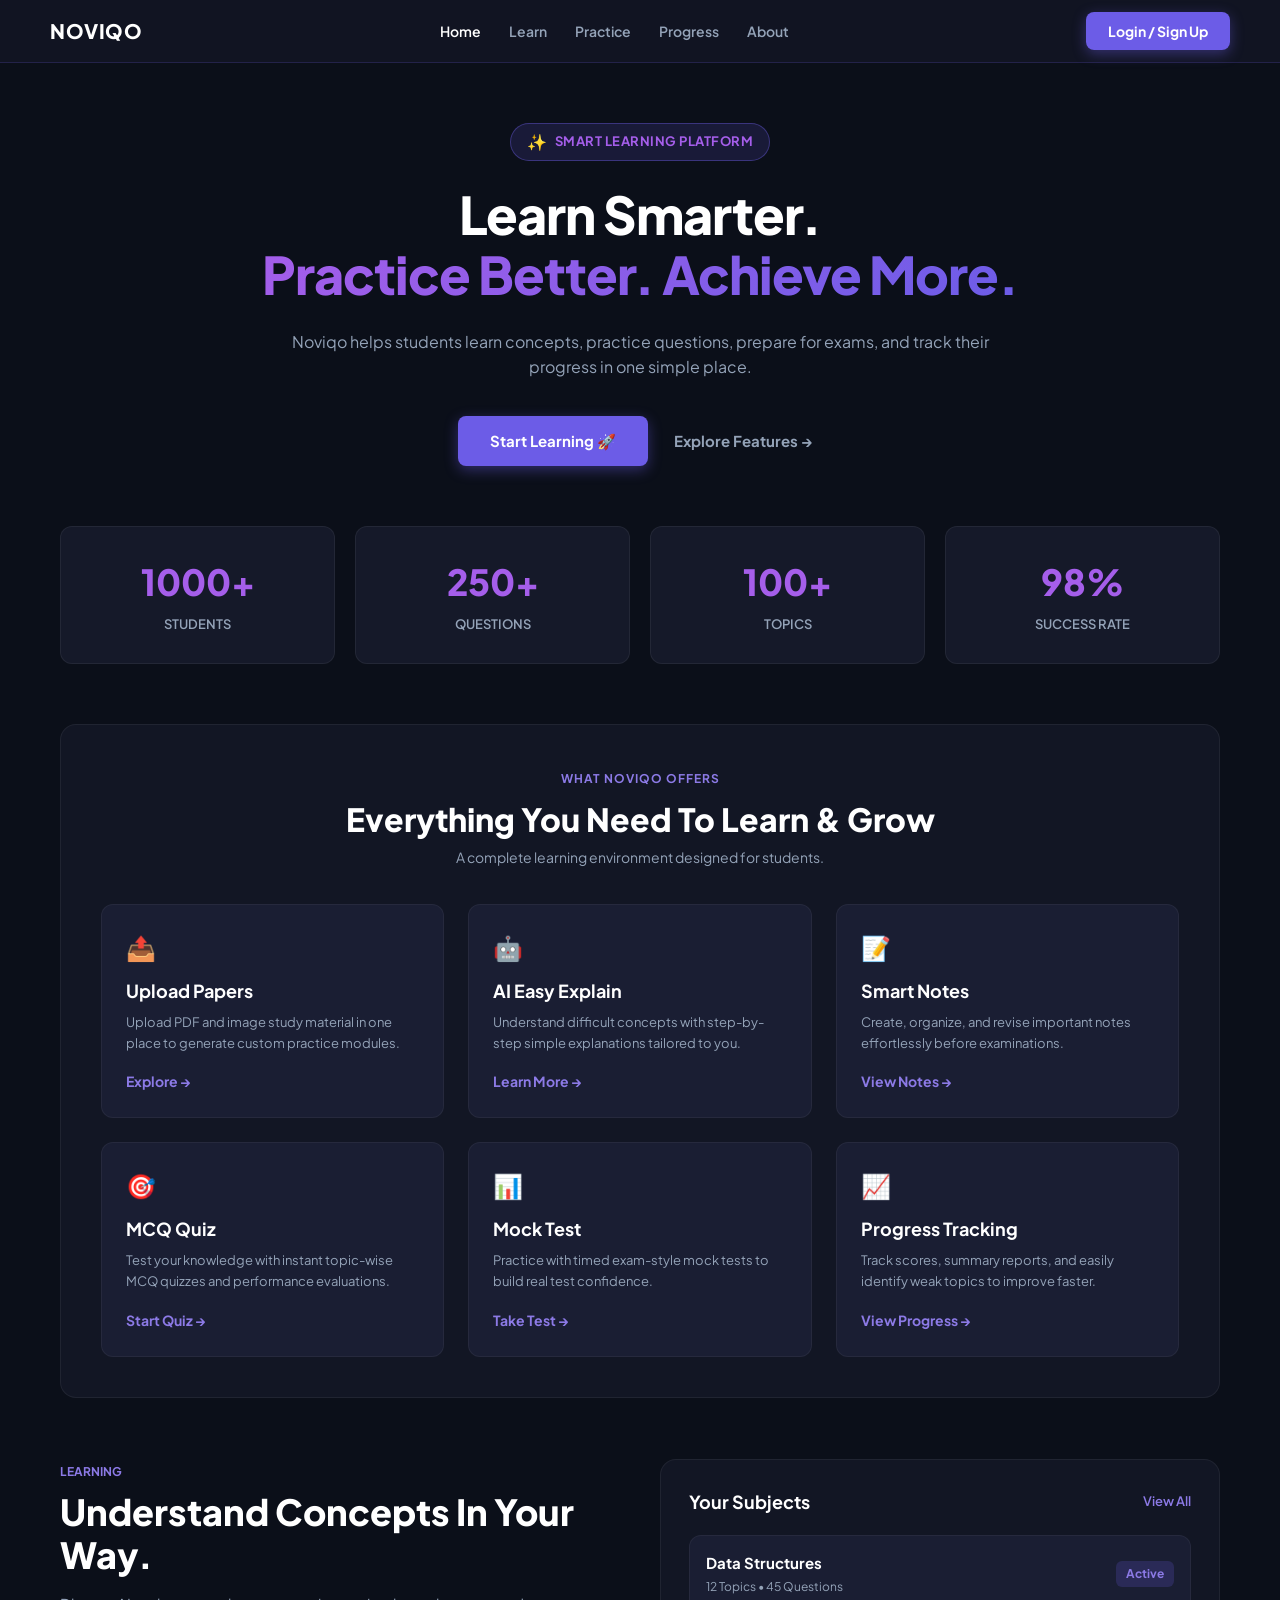
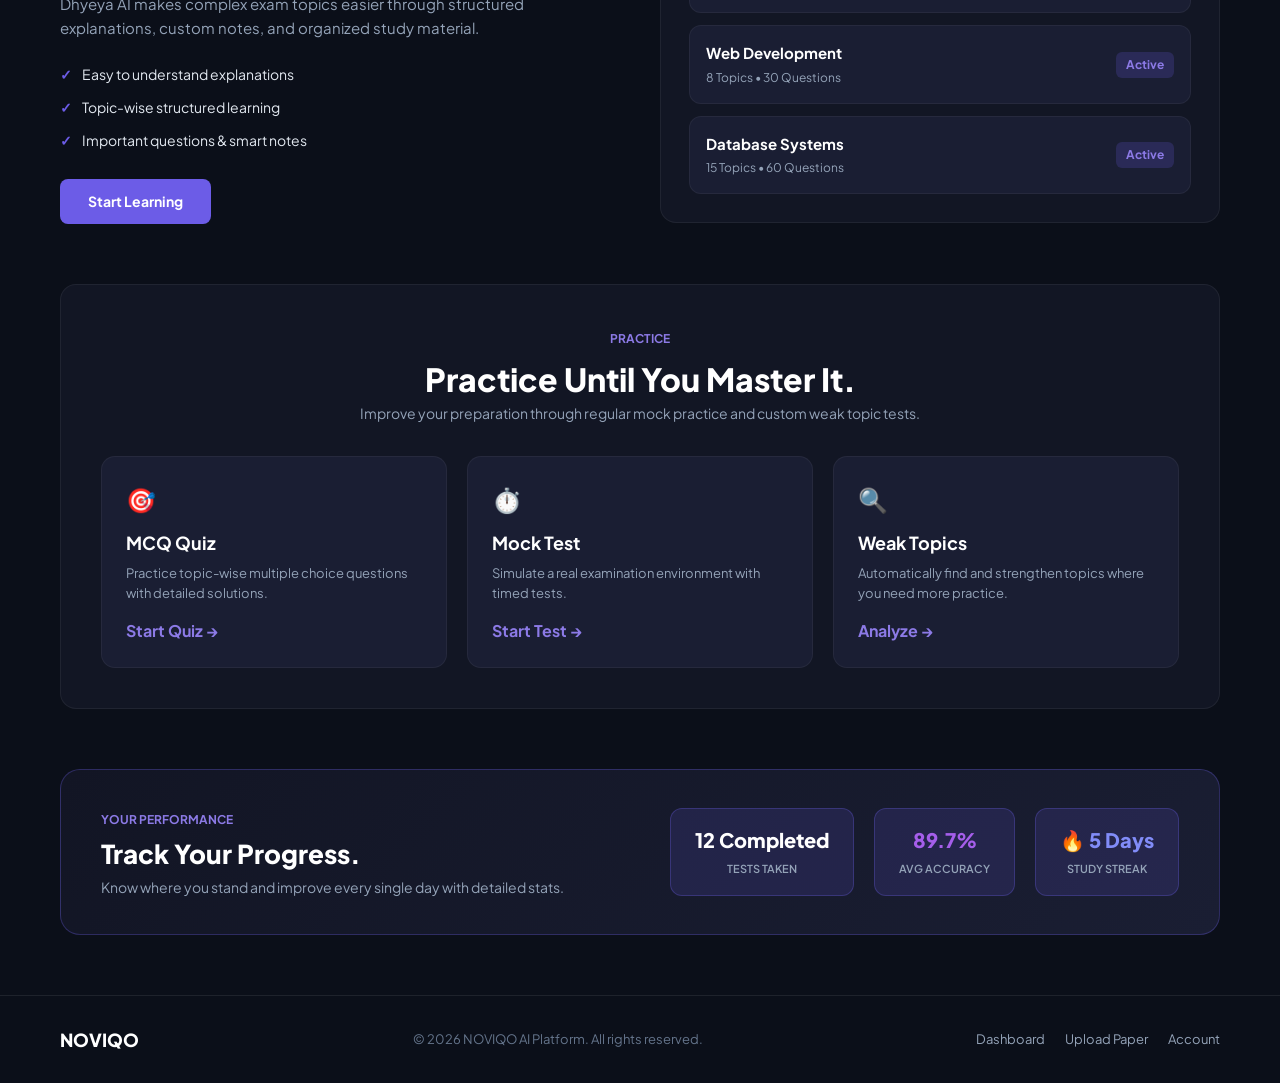
<file: templates/index.html>
﻿<!DOCTYPE html>
<html lang="en">
<head>
    <meta charset="UTF-8">
    <meta name="viewport" content="width=device-width, initial-scale=1.0">
    <title>NOVIQO | Learn Smarter, Practice Better</title>

    <link rel="stylesheet" href="/static/css/styles.css">
    <link rel="stylesheet" href="/static/css/landing.css">
</head>
<body style="background-color: #0b0f19; color: #ffffff; font-family: system-ui, -apple-system, sans-serif; margin: 0; padding: 0; overflow-x: hidden;">

    <header style="position: sticky; top: 0; z-index: 1000; padding: 16px 60px; display: flex; justify-content: space-between; align-items: center; border-bottom: 1px solid rgba(255,255,255,0.08); background: rgba(15, 20, 34, 0.95); backdrop-filter: blur(10px);">
        <div style="font-size: 20px; font-weight: 800; color: #fff; letter-spacing: 0.5px;">NOVIQO</div>
        <nav style="display: flex; gap: 28px; align-items: center;">
            <a href="/" style="color: #fff; text-decoration: none; font-size: 14px; font-weight: 600;">Home</a>
            <a href="#learn" style="color: #94a3b8; text-decoration: none; font-size: 14px; font-weight: 600;">Learn</a>
            <a href="#practice" style="color: #94a3b8; text-decoration: none; font-size: 14px; font-weight: 600;">Practice</a>
            <a href="/dashboard" style="color: #94a3b8; text-decoration: none; font-size: 14px; font-weight: 600;">Progress</a>
            <a href="/notes" style="color: #94a3b8; text-decoration: none; font-size: 14px; font-weight: 600;">About</a>
        </nav>
        <div>
            <a href="/login" style="padding: 10px 22px; background: #6c5ce7; color: #fff; text-decoration: none; border-radius: 8px; font-weight: 700; font-size: 14px; box-shadow: 0 4px 14px rgba(108, 92, 231, 0.4);">Login / Sign Up</a>
        </div>
    </header>

    <div style="width: 100%; max-width: 1200px; margin: 0 auto; padding: 60px 20px; box-sizing: border-box; display: flex; flex-direction: column; gap: 60px;">
        
        <div style="text-align: center; max-width: 900px; margin: 0 auto;">
            <div style="display: inline-flex; align-items: center; gap: 8px; background: rgba(108, 92, 231, 0.15); border: 1px solid rgba(108, 92, 231, 0.4); padding: 6px 16px; border-radius: 30px; margin-bottom: 24px;">
                <span>✨</span>
                <span style="color: #a55eea; font-size: 13px; font-weight: 700; letter-spacing: 0.5px;">SMART LEARNING PLATFORM</span>
            </div>
            
            <h1 style="font-size: 52px; font-weight: 800; color: #ffffff; line-height: 1.15; letter-spacing: -1px; margin-bottom: 24px;">
                Learn Smarter.<br>
                <span style="background: linear-gradient(135deg, #a55eea 0%, #6c5ce7 100%); -webkit-background-clip: text; -webkit-text-fill-color: transparent;">Practice Better. Achieve More.</span>
            </h1>
            
            <p style="color: #94a3b8; font-size: 16px; line-height: 1.6; max-width: 750px; margin: 0 auto 36px auto;">
                Noviqo helps students learn concepts, practice questions, prepare for exams, and track their progress in one simple place.
            </p>

            <div style="display: flex; justify-content: center; align-items: center; gap: 16px;">
                <a href="/upload" style="padding: 14px 32px; background: #6c5ce7; color: #fff; text-decoration: none; border-radius: 8px; font-weight: 700; font-size: 15px; box-shadow: 0 4px 14px rgba(108, 92, 231, 0.4);">Start Learning 🚀</a>
                <a href="#features" style="color: #94a3b8; text-decoration: none; font-size: 15px; font-weight: 700; padding: 14px 10px;">Explore Features →</a>
            </div>
        </div>

        <div style="display: grid; grid-template-columns: repeat(4, 1fr); gap: 20px;">
            <div style="background: #151929; border: 1px solid rgba(255,255,255,0.06); border-radius: 12px; display: flex; flex-direction: column; justify-content: center; align-items: center; text-align: center; padding: 28px 16px;">
                <span style="font-size: 36px; font-weight: 800; color: #a55eea; display: block;">1000+</span>
                <span style="color: #94a3b8; font-size: 13px; font-weight: 600; text-transform: uppercase; margin-top: 6px;">Students</span>
            </div>
            <div style="background: #151929; border: 1px solid rgba(255,255,255,0.06); border-radius: 12px; display: flex; flex-direction: column; justify-content: center; align-items: center; text-align: center; padding: 28px 16px;">
                <span style="font-size: 36px; font-weight: 800; color: #a55eea; display: block;">250+</span>
                <span style="color: #94a3b8; font-size: 13px; font-weight: 600; text-transform: uppercase; margin-top: 6px;">Questions</span>
            </div>
            <div style="background: #151929; border: 1px solid rgba(255,255,255,0.06); border-radius: 12px; display: flex; flex-direction: column; justify-content: center; align-items: center; text-align: center; padding: 28px 16px;">
                <span style="font-size: 36px; font-weight: 800; color: #a55eea; display: block;">100+</span>
                <span style="color: #94a3b8; font-size: 13px; font-weight: 600; text-transform: uppercase; margin-top: 6px;">Topics</span>
            </div>
            <div style="background: #151929; border: 1px solid rgba(255,255,255,0.06); border-radius: 12px; display: flex; flex-direction: column; justify-content: center; align-items: center; text-align: center; padding: 28px 16px;">
                <span style="font-size: 36px; font-weight: 800; color: #a55eea; display: block;">98%</span>
                <span style="color: #94a3b8; font-size: 13px; font-weight: 600; text-transform: uppercase; margin-top: 6px;">Success Rate</span>
            </div>
        </div>

        <div id="features" style="background: #121624; border: 1px solid rgba(255,255,255,0.06); border-radius: 16px; padding: 40px;">
            <div style="text-align: center; margin-bottom: 36px;">
                <span style="color: #8c7ae6; font-size: 12px; font-weight: 700; text-transform: uppercase; letter-spacing: 1px;">WHAT NOVIQO OFFERS</span>
                <h2 style="font-size: 32px; color: #fff; font-weight: 800; margin-top: 6px;">Everything You Need To Learn & Grow</h2>
                <p style="color: #94a3b8; font-size: 14px; margin-top: 4px;">A complete learning environment designed for students.</p>
            </div>

            <div style="display: grid; grid-template-columns: repeat(3, 1fr); gap: 24px;">
                <div style="background: #1a1e33; padding: 24px; border-radius: 12px; border: 1px solid rgba(255,255,255,0.05);">
                    <div style="font-size: 24px; margin-bottom: 12px;">📤</div>
                    <h3 style="color: #fff; font-size: 18px; font-weight: 700; margin: 0 0 8px 0;">Upload Papers</h3>
                    <p style="color: #94a3b8; font-size: 13px; line-height: 1.6; margin: 0 0 16px 0;">Upload PDF and image study material in one place to generate custom practice modules.</p>
                    <a href="/upload" style="color: #8c7ae6; text-decoration: none; font-weight: 700; font-size: 14px;">Explore →</a>
                </div>

                <div style="background: #1a1e33; padding: 24px; border-radius: 12px; border: 1px solid rgba(255,255,255,0.05);">
                    <div style="font-size: 24px; margin-bottom: 12px;">🤖</div>
                    <h3 style="color: #fff; font-size: 18px; font-weight: 700; margin: 0 0 8px 0;">AI Easy Explain</h3>
                    <p style="color: #94a3b8; font-size: 13px; line-height: 1.6; margin: 0 0 16px 0;">Understand difficult concepts with step-by-step simple explanations tailored to you.</p>
                    <a href="/dashboard" style="color: #8c7ae6; text-decoration: none; font-weight: 700; font-size: 14px;">Learn More →</a>
                </div>

                <div style="background: #1a1e33; padding: 24px; border-radius: 12px; border: 1px solid rgba(255,255,255,0.05);">
                    <div style="font-size: 24px; margin-bottom: 12px;">📝</div>
                    <h3 style="color: #fff; font-size: 18px; font-weight: 700; margin: 0 0 8px 0;">Smart Notes</h3>
                    <p style="color: #94a3b8; font-size: 13px; line-height: 1.6; margin: 0 0 16px 0;">Create, organize, and revise important notes effortlessly before examinations.</p>
                    <a href="/notes" style="color: #8c7ae6; text-decoration: none; font-weight: 700; font-size: 14px;">View Notes →</a>
                </div>

                <div style="background: #1a1e33; padding: 24px; border-radius: 12px; border: 1px solid rgba(255,255,255,0.05);">
                    <div style="font-size: 24px; margin-bottom: 12px;">🎯</div>
                    <h3 style="color: #fff; font-size: 18px; font-weight: 700; margin: 0 0 8px 0;">MCQ Quiz</h3>
                    <p style="color: #94a3b8; font-size: 13px; line-height: 1.6; margin: 0 0 16px 0;">Test your knowledge with instant topic-wise MCQ quizzes and performance evaluations.</p>
                    <a href="/practice" style="color: #8c7ae6; text-decoration: none; font-weight: 700; font-size: 14px;">Start Quiz →</a>
                </div>

                <div style="background: #1a1e33; padding: 24px; border-radius: 12px; border: 1px solid rgba(255,255,255,0.05);">
                    <div style="font-size: 24px; margin-bottom: 12px;">📊</div>
                    <h3 style="color: #fff; font-size: 18px; font-weight: 700; margin: 0 0 8px 0;">Mock Test</h3>
                    <p style="color: #94a3b8; font-size: 13px; line-height: 1.6; margin: 0 0 16px 0;">Practice with timed exam-style mock tests to build real test confidence.</p>
                    <a href="/practice" style="color: #8c7ae6; text-decoration: none; font-weight: 700; font-size: 14px;">Take Test →</a>
                </div>

                <div style="background: #1a1e33; padding: 24px; border-radius: 12px; border: 1px solid rgba(255,255,255,0.05);">
                    <div style="font-size: 24px; margin-bottom: 12px;">📈</div>
                    <h3 style="color: #fff; font-size: 18px; font-weight: 700; margin: 0 0 8px 0;">Progress Tracking</h3>
                    <p style="color: #94a3b8; font-size: 13px; line-height: 1.6; margin: 0 0 16px 0;">Track scores, summary reports, and easily identify weak topics to improve faster.</p>
                    <a href="/dashboard" style="color: #8c7ae6; text-decoration: none; font-weight: 700; font-size: 14px;">View Progress →</a>
                </div>
            </div>
        </div>

        <div id="learn" style="display: grid; grid-template-columns: 1fr 1fr; gap: 40px; align-items: center;">
            <div>
                <span style="color: #8c7ae6; font-size: 12px; font-weight: 700; text-transform: uppercase;">LEARNING</span>
                <h2 style="font-size: 36px; color: #fff; font-weight: 800; margin: 8px 0 16px 0; line-height: 1.2;">Understand Concepts In Your Way.</h2>
                <p style="color: #94a3b8; font-size: 15px; line-height: 1.6; margin-bottom: 24px;">
                    Dhyeya AI makes complex exam topics easier through structured explanations, custom notes, and organized study material.
                </p>
                
                <ul style="list-style: none; display: flex; flex-direction: column; gap: 12px; margin-bottom: 28px; padding-left: 0;">
                    <li style="color: #e2e8f0; font-size: 14px; display: flex; align-items: center; gap: 10px;">
                        <span style="color: #6c5ce7; font-weight: 800;">✓</span> Easy to understand explanations
                    </li>
                    <li style="color: #e2e8f0; font-size: 14px; display: flex; align-items: center; gap: 10px;">
                        <span style="color: #6c5ce7; font-weight: 800;">✓</span> Topic-wise structured learning
                    </li>
                    <li style="color: #e2e8f0; font-size: 14px; display: flex; align-items: center; gap: 10px;">
                        <span style="color: #6c5ce7; font-weight: 800;">✓</span> Important questions & smart notes
                    </li>
                </ul>

                <a href="/upload" style="display: inline-block; padding: 12px 28px; background: #6c5ce7; color: #fff; text-decoration: none; border-radius: 8px; font-weight: 700; font-size: 14px;">Start Learning</a>
            </div>

            <div style="background: #121624; border: 1px solid rgba(255,255,255,0.06); border-radius: 16px; padding: 28px;">
                <div style="display: flex; justify-content: space-between; align-items: center; margin-bottom: 20px;">
                    <h4 style="color: #fff; font-size: 18px; font-weight: 700; margin: 0;">Your Subjects</h4>
                    <a href="/dashboard" style="color: #8c7ae6; text-decoration: none; font-size: 13px; font-weight: 600;">View All</a>
                </div>

                <div style="display: flex; flex-direction: column; gap: 12px;">
                    <div style="background: #1a1e33; padding: 16px; border-radius: 12px; border: 1px solid rgba(255,255,255,0.05); display: flex; justify-content: space-between; align-items: center;">
                        <div>
                            <h5 style="color: #fff; font-size: 15px; margin: 0;">Data Structures</h5>
                            <p style="color: #94a3b8; font-size: 12px; margin: 4px 0 0 0;">12 Topics • 45 Questions</p>
                        </div>
                        <span style="background: rgba(108, 92, 231, 0.2); color: #8c7ae6; padding: 4px 10px; border-radius: 6px; font-size: 12px; font-weight: 700;">Active</span>
                    </div>

                    <div style="background: #1a1e33; padding: 16px; border-radius: 12px; border: 1px solid rgba(255,255,255,0.05); display: flex; justify-content: space-between; align-items: center;">
                        <div>
                            <h5 style="color: #fff; font-size: 15px; margin: 0;">Web Development</h5>
                            <p style="color: #94a3b8; font-size: 12px; margin: 4px 0 0 0;">8 Topics • 30 Questions</p>
                        </div>
                        <span style="background: rgba(108, 92, 231, 0.2); color: #8c7ae6; padding: 4px 10px; border-radius: 6px; font-size: 12px; font-weight: 700;">Active</span>
                    </div>

                    <div style="background: #1a1e33; padding: 16px; border-radius: 12px; border: 1px solid rgba(255,255,255,0.05); display: flex; justify-content: space-between; align-items: center;">
                        <div>
                            <h5 style="color: #fff; font-size: 15px; margin: 0;">Database Systems</h5>
                            <p style="color: #94a3b8; font-size: 12px; margin: 4px 0 0 0;">15 Topics • 60 Questions</p>
                        </div>
                        <span style="background: rgba(108, 92, 231, 0.2); color: #8c7ae6; padding: 4px 10px; border-radius: 6px; font-size: 12px; font-weight: 700;">Active</span>
                    </div>
                </div>
            </div>
        </div>

        <div id="practice" style="background: #121624; border: 1px solid rgba(255,255,255,0.06); border-radius: 16px; padding: 40px;">
            <div style="text-align: center; margin-bottom: 32px;">
                <span style="color: #8c7ae6; font-size: 12px; font-weight: 700; text-transform: uppercase;">PRACTICE</span>
                <h2 style="font-size: 32px; color: #fff; font-weight: 800; margin-top: 6px;">Practice Until You Master It.</h2>
                <p style="color: #94a3b8; font-size: 14px;">Improve your preparation through regular mock practice and custom weak topic tests.</p>
            </div>

            <div style="display: grid; grid-template-columns: repeat(3, 1fr); gap: 20px;">
                <div style="background: #1a1e33; padding: 24px; border-radius: 14px; border: 1px solid rgba(255,255,255,0.05);">
                    <div style="font-size: 24px; margin-bottom: 12px;">🎯</div>
                    <h3 style="color: #fff; font-size: 18px; font-weight: 700; margin: 0;">MCQ Quiz</h3>
                    <p style="color: #94a3b8; font-size: 13px; margin: 8px 0 16px 0;">Practice topic-wise multiple choice questions with detailed solutions.</p>
                    <a href="/practice" style="color: #8c7ae6; text-decoration: none; font-weight: 700;">Start Quiz →</a>
                </div>

                <div style="background: #1a1e33; padding: 24px; border-radius: 14px; border: 1px solid rgba(255,255,255,0.05);">
                    <div style="font-size: 24px; margin-bottom: 12px;">⏱️</div>
                    <h3 style="color: #fff; font-size: 18px; font-weight: 700; margin: 0;">Mock Test</h3>
                    <p style="color: #94a3b8; font-size: 13px; margin: 8px 0 16px 0;">Simulate a real examination environment with timed tests.</p>
                    <a href="/practice" style="color: #8c7ae6; text-decoration: none; font-weight: 700;">Start Test →</a>
                </div>

                <div style="background: #1a1e33; padding: 24px; border-radius: 14px; border: 1px solid rgba(255,255,255,0.05);">
                    <div style="font-size: 24px; margin-bottom: 12px;">🔍</div>
                    <h3 style="color: #fff; font-size: 18px; font-weight: 700; margin: 0;">Weak Topics</h3>
                    <p style="color: #94a3b8; font-size: 13px; margin: 8px 0 16px 0;">Automatically find and strengthen topics where you need more practice.</p>
                    <a href="/dashboard" style="color: #8c7ae6; text-decoration: none; font-weight: 700;">Analyze →</a>
                </div>
            </div>
        </div>

        <div style="background: linear-gradient(135deg, #121524 0%, #1a1e33 100%); border: 1px solid rgba(108, 92, 231, 0.3); border-radius: 20px; padding: 36px 40px; display: flex; justify-content: space-between; align-items: center;">
            <div>
                <span style="color: #8c7ae6; font-size: 12px; font-weight: 700; text-transform: uppercase;">YOUR PERFORMANCE</span>
                <h3 style="color: #fff; font-size: 26px; font-weight: 800; margin: 4px 0 0 0;">Track Your Progress.</h3>
                <p style="color: #94a3b8; font-size: 14px; margin: 4px 0 0 0;">Know where you stand and improve every single day with detailed stats.</p>
            </div>
            
            <div style="display: flex; gap: 20px;">
                <div style="background: rgba(108, 92, 231, 0.15); border: 1px solid rgba(108, 92, 231, 0.3); padding: 16px 24px; border-radius: 12px; text-align: center;">
                    <span style="color: #fff; font-size: 20px; font-weight: 800; display: block;">12 Completed</span>
                    <span style="color: #94a3b8; font-size: 11px; font-weight: 600;">TESTS TAKEN</span>
                </div>
                <div style="background: rgba(108, 92, 231, 0.15); border: 1px solid rgba(108, 92, 231, 0.3); padding: 16px 24px; border-radius: 12px; text-align: center;">
                    <span style="color: #a55eea; font-size: 20px; font-weight: 800; display: block;">89.7%</span>
                    <span style="color: #94a3b8; font-size: 11px; font-weight: 600;">AVG ACCURACY</span>
                </div>
                <div style="background: rgba(108, 92, 231, 0.15); border: 1px solid rgba(108, 92, 231, 0.3); padding: 16px 24px; border-radius: 12px; text-align: center;">
                    <span style="color: #818cf8; font-size: 20px; font-weight: 800; display: block;">🔥 5 Days</span>
                    <span style="color: #94a3b8; font-size: 11px; font-weight: 600;">STUDY STREAK</span>
                </div>
            </div>
        </div>

    </div>

    <footer style="border-top: 1px solid rgba(255,255,255,0.08); padding: 30px 60px; display: flex; justify-content: space-between; align-items: center; background: #0b0f19;">
        <div style="font-size: 18px; font-weight: 800; color: #fff;">NOVIQO</div>
        <p style="color: #64748b; font-size: 13px; margin: 0;">© 2026 NOVIQO AI Platform. All rights reserved.</p>
        <div style="display: flex; gap: 20px;">
            <a href="/dashboard" style="color: #94a3b8; text-decoration: none; font-size: 13px;">Dashboard</a>
            <a href="/upload" style="color: #94a3b8; text-decoration: none; font-size: 13px;">Upload Paper</a>
            <a href="/profile" style="color: #94a3b8; text-decoration: none; font-size: 13px;">Account</a>
        </div>
    </footer>

</body>
</html>
</file>
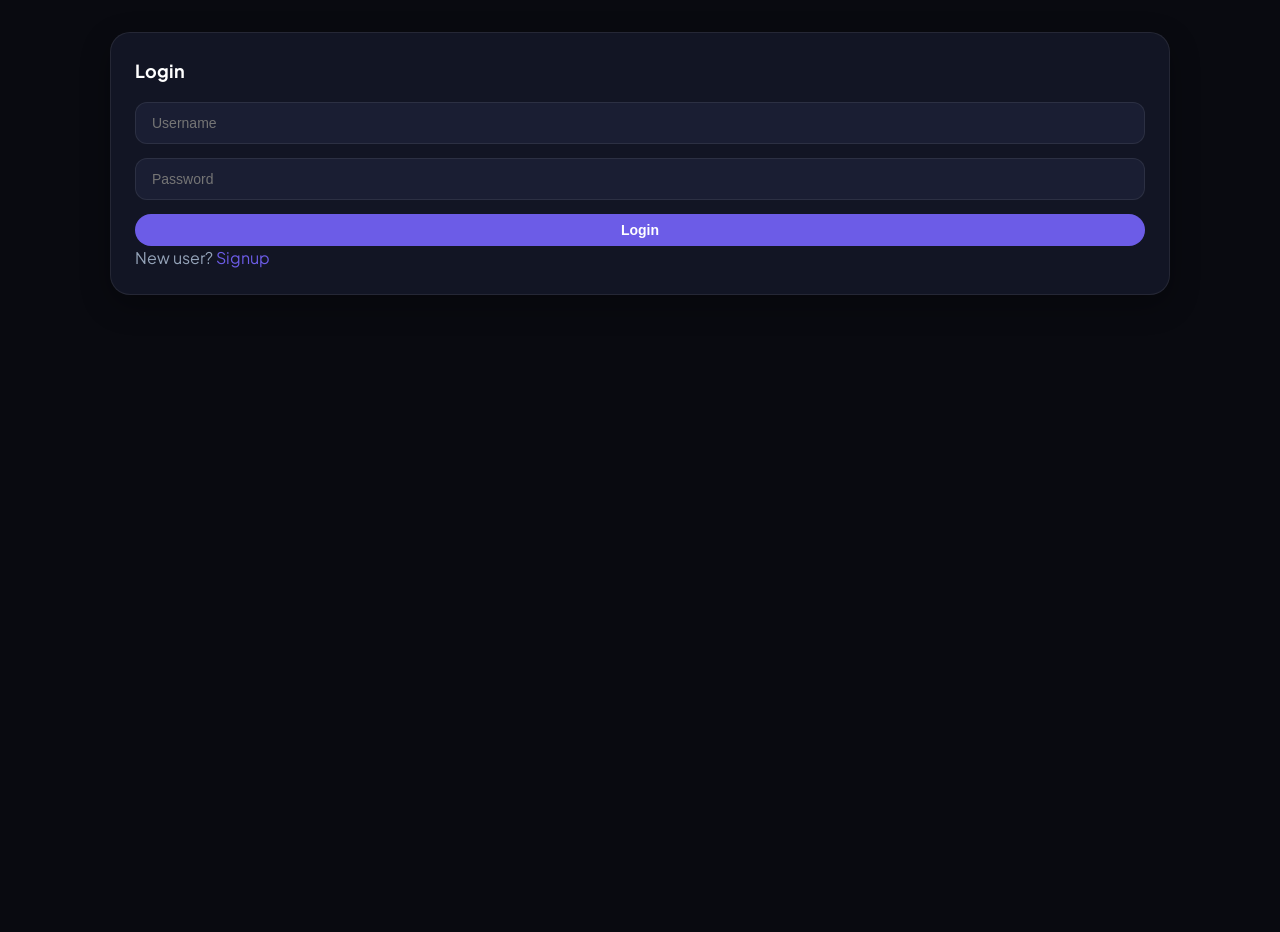
<file: templates/login.html>
﻿<!DOCTYPE html>
<html lang="en">
<head>
    <meta charset="UTF-8" />
    <meta name="viewport" content="width=device-width, initial-scale=1.0" />
    <title>Login - Noviqo</title>
    <link rel="stylesheet" href="/static/css/styles.css">
</head>
<body>
    <main class="container">
        <section class="card">
            <h2>Login</h2>
            <form id="loginForm">
                <input type="text" name="username" placeholder="Username" required />
                <input type="password" name="password" placeholder="Password" required />
                <button type="submit">Login</button>
            </form>
            <p>New user? <a href="signup.html">Signup</a></p>
        </section>
    </main>

<script src="/static/js/config.js"></script>
<script src="/static/js/auth.js"></script>
<script>
    // Ye inline script override kar degi taaki login ke baad 100% Home page par hi jaye
    document.getElementById("loginForm").addEventListener("submit", async function(event) {
        event.preventDefault();
        const form = event.target;
        const button = form.querySelector("button");

        const loginData = new URLSearchParams({
            username: form.username.value.trim(),
            password: form.password.value
        });

        try {
            if (button) { button.disabled = true; button.innerText = "Login..."; }
            
            // Fixed: Direct relative URL used to avoid fetch errors on production
            const response = await fetch("/api/auth/token", {
                method: "POST",
                headers: {
                    "Content-Type": "application/x-www-form-urlencoded"
                },
                body: loginData
            });

            const data = await response.json();

            if (!response.ok) {
                throw new Error(data.detail || "Login failed");
            }

            localStorage.setItem("dhyeya_token", data.access_token);
            // Home page redirect
            window.location.href = "/";
        } catch (error) {
            console.error("Login Error:", error);
            alert(error.message || "Server connection failed");
        } finally {
            if (button) { button.disabled = false; button.innerText = "Login"; }
        }
    }, { capture: true });
</script>
</body>
</html>
</file>
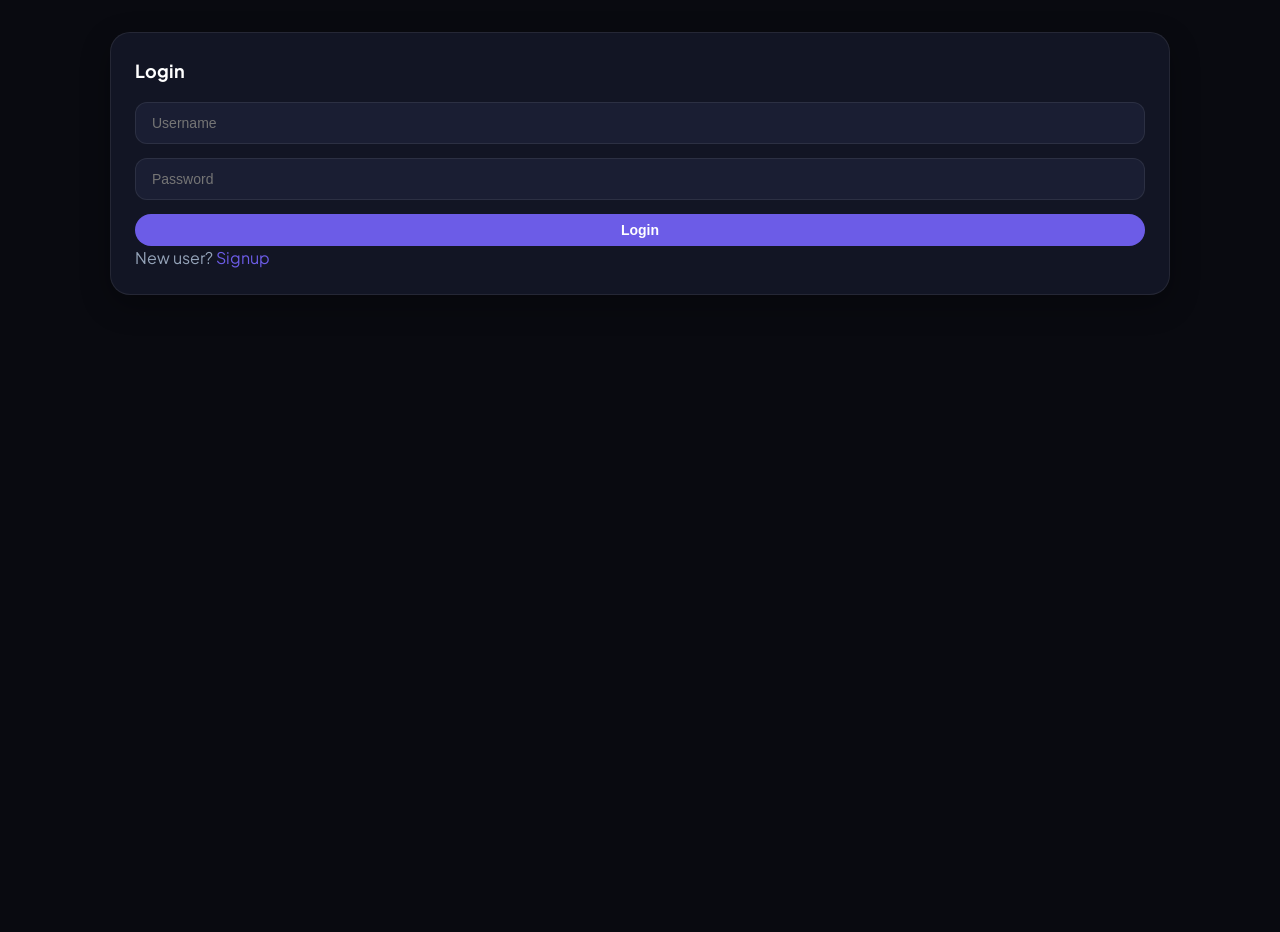
<file: templates/practice-history.html>
﻿<!DOCTYPE html>
<html lang="en">
<head>
    <meta charset="UTF-8" />
    <meta name="viewport" content="width=device-width, initial-scale=1.0" />
    <title>Practice History - Noviqo</title>
    <link rel="stylesheet" href="/static/css/styles.css" />
</head>
<body class="dashboard-body">
    <header class="dashboard-navbar">
        <div class="logo">NOVIQO</div>
        <div class="nav-buttons">
            <a href="/dashboard" class="nav-btn">← Dashboard</a>
            <button class="logout-btn" onclick="logout()">Logout</button>
        </div>
    </header>

    <main class="dashboard-wrapper">
        <div class="dash-welcome">
            <h2>Practice History</h2>
            <p>Review your past quiz performances and track your learning progress.</p>
        </div>

        <section class="dash-card">
            <h3 class="dash-title">Recent Practice Sessions</h3>
            <div id="historyList">
                <p style="color: var(--text-sub);">Loading history...</p>
            </div>
        </section>
    </main>

    <script src="/static/js/auth.js"></script>
    <script>
        // ---------------- AUTH CHECK ----------------
        const token = localStorage.getItem("dhyeya_token");
        console.log("Practice History Token:", token);

        if (!token) {
            console.log("No token found. Redirecting to login...");
            window.location.href = "login.html";
        }

        // ---------------- LOAD PRACTICE HISTORY ----------------
        async function loadHistory() {
            const historyList = document.getElementById("historyList");

            if (!historyList) {
                console.error("historyList element not found");
                return;
            }

            try {
                console.log("Loading practice history...");

                const response = await fetch("/api/practice/history", {
                    method: "GET",
                    headers: {
                        "Authorization": `Bearer ${token}`
                    }
                });

                console.log("History response status:", response.status);

                // ---------------- TOKEN INVALID ----------------
                if (response.status === 401) {
                    console.log("Token invalid or expired");
                    localStorage.removeItem("dhyeya_token");
                    window.location.href = "login.html";
                    return;
                }

                // ---------------- OTHER ERRORS ----------------
                if (!response.ok) {
                    const errorData = await response.json().catch(() => ({}));
                    throw new Error(
                        errorData.detail || `Failed to load practice history (${response.status})`
                    );
                }

                // ---------------- GET DATA ----------------
                const sessions = await response.json();
                console.log("Practice History Data:", sessions);

                // ---------------- NO HISTORY ----------------
                if (!Array.isArray(sessions) || sessions.length === 0) {
                    historyList.innerHTML = `
                        <div style="text-align: center; padding: 20px;">
                            <p style="color: var(--text-sub); margin-bottom: 12px;">Complete a practice quiz to see your history here.</p>
                            <a href="/dashboard" class="btn" style="display: inline-block;">Go to Dashboard</a>
                        </div>
                    `;
                    return;
                }

                // ---------------- DISPLAY HISTORY ----------------
                historyList.innerHTML = sessions.map(session => `
                    <div class="stat-box" style="margin-bottom: 12px; display: flex; justify-content: space-between; align-items: center;">
                        <div>
                            <h4 style="color: var(--text-white); font-size: 16px; margin-bottom: 4px;">Score: ${session.score} / ${session.total_questions}</h4>
                            <p style="font-size: 13px; color: var(--text-sub);">
                                Correct: <span style="color: #10b981;">${session.correct_count}</span> | 
                                Wrong: <span style="color: #f87171;">${session.wrong_count}</span>
                            </p>
                        </div>
                        <div style="text-align: right;">
                            <span style="font-size: 12px; color: var(--text-sub); display: block;">
                                ${session.created_at ? new Date(session.created_at).toLocaleString() : "Date not available"}
                            </span>
                        </div>
                    </div>
                `).join("");

            } catch (error) {
                console.error("Practice History Error:", error);
                historyList.innerHTML = `
                    <div style="background: rgba(248, 113, 113, 0.1); border: 1px solid rgba(248, 113, 113, 0.3); padding: 16px; border-radius: var(--radius-md);">
                        <h3 style="color: #f87171; font-size: 15px; margin-bottom: 6px;">Unable to load practice history</h3>
                        <p style="color: var(--text-sub); font-size: 13px;">${error.message}</p>
                    </div>
                `;
            }
        }

        // ---------------- START ----------------
        loadHistory();
    </script>
</body>
</html>
</file>
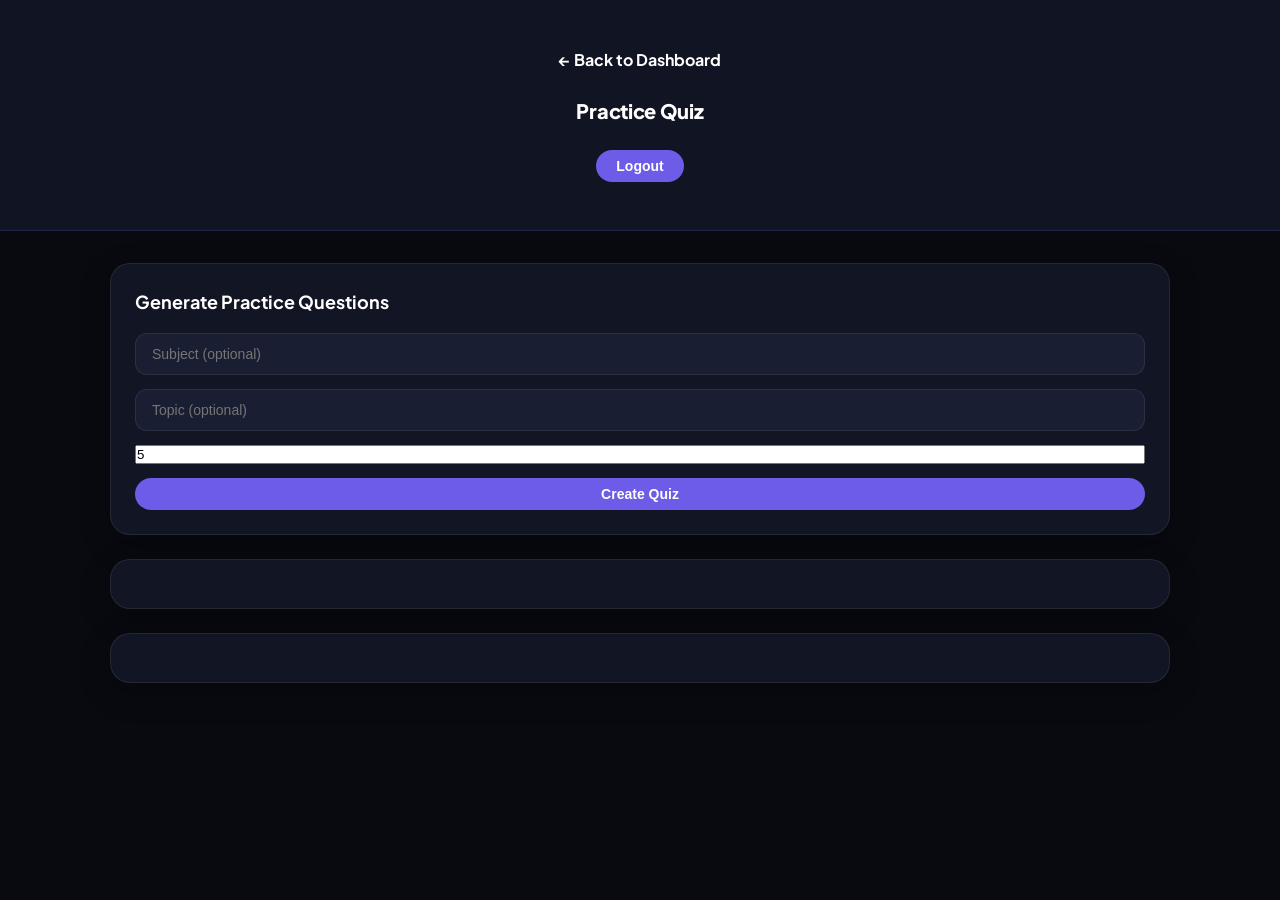
<file: templates/practice.html>
﻿<!DOCTYPE html>
<html lang="en">
<head>
    <meta charset="UTF-8" />
    <meta name="viewport" content="width=device-width, initial-scale=1.0" />
    <title>Practice Quiz - Noviqo</title>
    <link rel="stylesheet" href="/static/css/styles.css" />
</head>
<body>
<header>
        <div class="container" style="display: flex; justify-content: space-between; align-items: center;">
            <a href="/dashboard.html" style="color: white; text-decoration: none; font-weight: bold;">← Back to Dashboard</a>
            <h1>Practice Quiz</h1>
            <button onclick="logout()">Logout</button>
        </div>
    </header>
    <main class="container">
        <section class="card">
            <h2>Generate Practice Questions</h2>
            <form id="quizForm">
                <input type="text" name="subject" placeholder="Subject (optional)" />
                <input type="text" name="topic" placeholder="Topic (optional)" />
                <input type="number" name="count" placeholder="Number of questions" min="1" value="5" />
                <button type="submit">Create Quiz</button>
            </form>
        </section>
        <section class="card" id="quizContainer"></section>
        <section class="card">
            <button id="submitQuizBtn" style="display:none;">Submit Quiz</button>
            <div id="quizResults"></div>
        </section>
    </main>
   <script src="/static/js/auth.js"></script>
    <script src="/static/js/practice.js"></script>
</body>
</html>
</file>
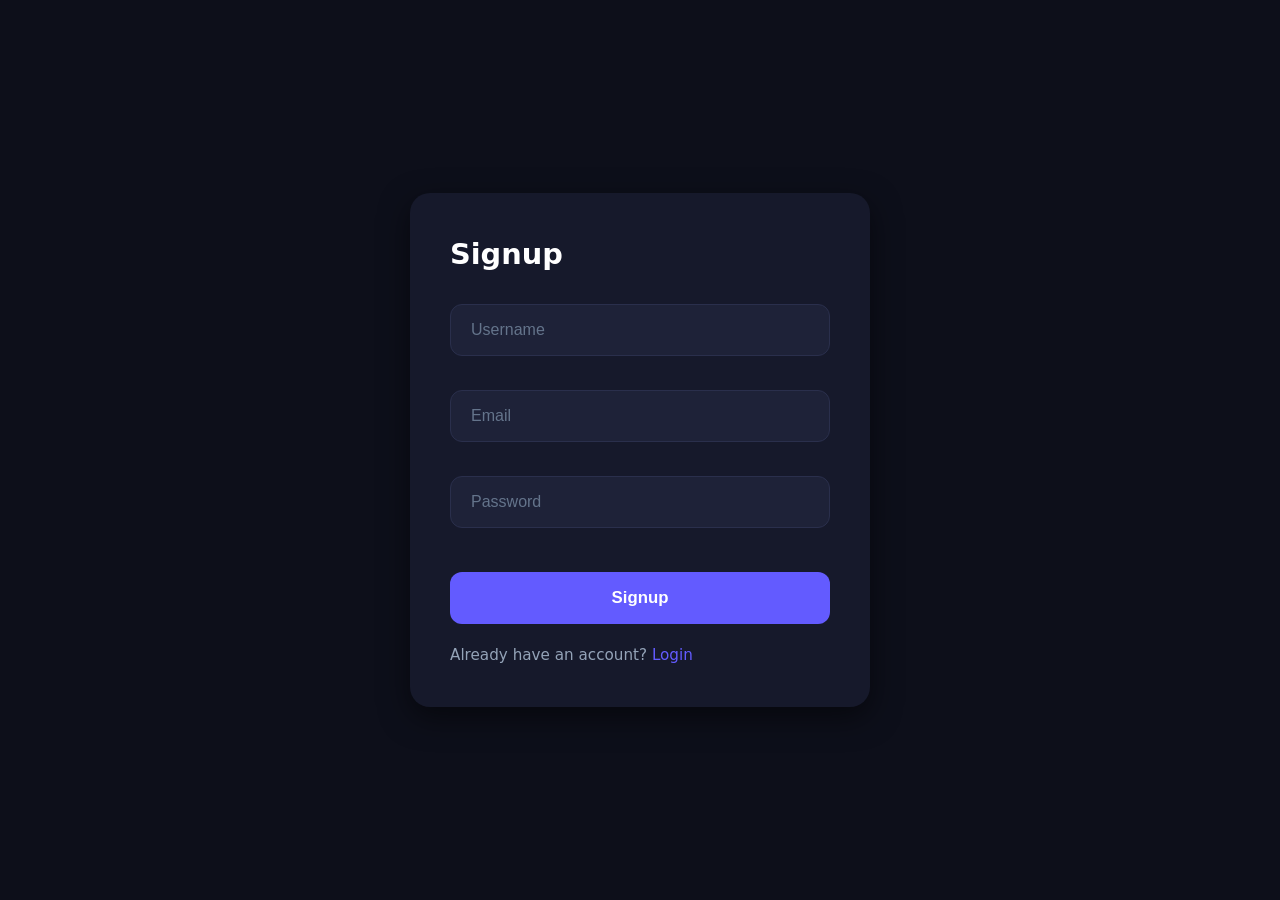
<file: templates/signup.html>
﻿<!DOCTYPE html>
<html lang="en">
<head>
    <meta charset="UTF-8">
    <meta name="viewport" content="width=device-width, initial-scale=1.0">
    <title>Signup - Dhyeya AI</title>
    <link rel="stylesheet" href="/static/css/styles.css">
    <style>
        body {
            background-color: #0d0f1a;
            color: #ffffff;
            font-family: system-ui, -apple-system, BlinkMacSystemFont, 'Segoe UI', Roboto, sans-serif;
            margin: 0;
            display: flex;
            justify-content: center;
            align-items: center;
            min-height: 100vh;
        }

        .auth-card {
            background: #16192b;
            border-radius: 20px;
            padding: 40px;
            width: 100%;
            max-width: 460px;
            box-shadow: 0 10px 30px rgba(0, 0, 0, 0.5);
            box-sizing: border-box;
        }

        .auth-card h2 {
            margin: 0 0 28px 0;
            font-size: 1.8rem;
            font-weight: 700;
            color: #ffffff;
        }

        .form-group {
            margin-bottom: 20px;
        }

        .auth-card input {
            width: 100%;
            padding: 16px 20px;
            background: #1e2238;
            border: 1px solid #2a2f4c;
            border-radius: 12px;
            color: #ffffff;
            font-size: 1rem;
            box-sizing: border-box;
            outline: none;
            transition: border-color 0.2s ease;
        }

        .auth-card input::placeholder {
            color: #64748b;
        }

        .auth-card input:focus {
            border-color: #635bff;
        }

        .btn-submit {
            width: 100%;
            padding: 16px;
            background: #635bff;
            color: #ffffff;
            border: none;
            border-radius: 12px;
            font-size: 1.05rem;
            font-weight: 600;
            cursor: pointer;
            margin-top: 10px;
            margin-bottom: 20px;
            transition: background 0.2s ease;
        }

        .btn-submit:hover {
            background: #5248e5;
        }

        .auth-footer {
            font-size: 0.95rem;
            color: #94a3b8;
        }

        .auth-footer a {
            color: #635bff;
            text-decoration: none;
            font-weight: 500;
        }

        .auth-footer a:hover {
            text-decoration: underline;
        }
    </style>
</head>
<body>

    <div class="auth-card">
        <h2>Signup</h2>

        <form id="signupForm" onsubmit="handleSignup(event)">
            <div class="form-group">
                <input type="text" name="username" placeholder="Username" required>
            </div>

            <div class="form-group">
                <input type="email" name="email" placeholder="Email" required>
            </div>

            <div class="form-group">
                <input type="password" name="password" placeholder="Password" required>
            </div>

            <button type="submit" class="btn-submit" id="submitBtn">Signup</button>
        </form>

        <div class="auth-footer">
            Already have an account? <a href="/login">Login</a>
        </div>
    </div>

    <script src="/static/js/config.js"></script>
    <script>
    async function handleSignup(event) {
        event.preventDefault();
        const form = event.target;
        const submitBtn = document.getElementById('submitBtn');

        // Note: Ensure your UserCreate Pydantic schema keys match these exactly
        const payload = {
            username: form.username.value.trim(),
            email: form.email.value.trim(),
            password: form.password.value
        };

        submitBtn.disabled = true;
        submitBtn.innerText = 'Creating account...';

        try {
            const response = await fetch('/api/auth/signup', {
                method: 'POST',
                headers: { 'Content-Type': 'application/json' },
                body: JSON.stringify(payload)
            });

            if (response.ok) {
                alert('Account created successfully! Please login.');
                window.location.href = '/login';
            } else {
                const err = await response.json().catch(() => ({}));
                
                // Formats Pydantic 422 validation errors properly instead of [object Object]
                let message = 'Error creating account';
                if (err.detail) {
                    if (Array.isArray(err.detail)) {
                        message = err.detail.map(e => `${e.loc[e.loc.length - 1]}: ${e.msg}`).join('\n');
                    } else if (typeof err.detail === 'string') {
                        message = err.detail;
                    }
                }
                
                alert('Signup failed:\n' + message);
            }
        } catch (error) {
            console.error('Error:', error);
            alert('Something went wrong. Please check backend connection.');
        } finally {
            submitBtn.disabled = false;
            submitBtn.innerText = 'Signup';
        }
    }
</script>
</body>
</html>
</file>
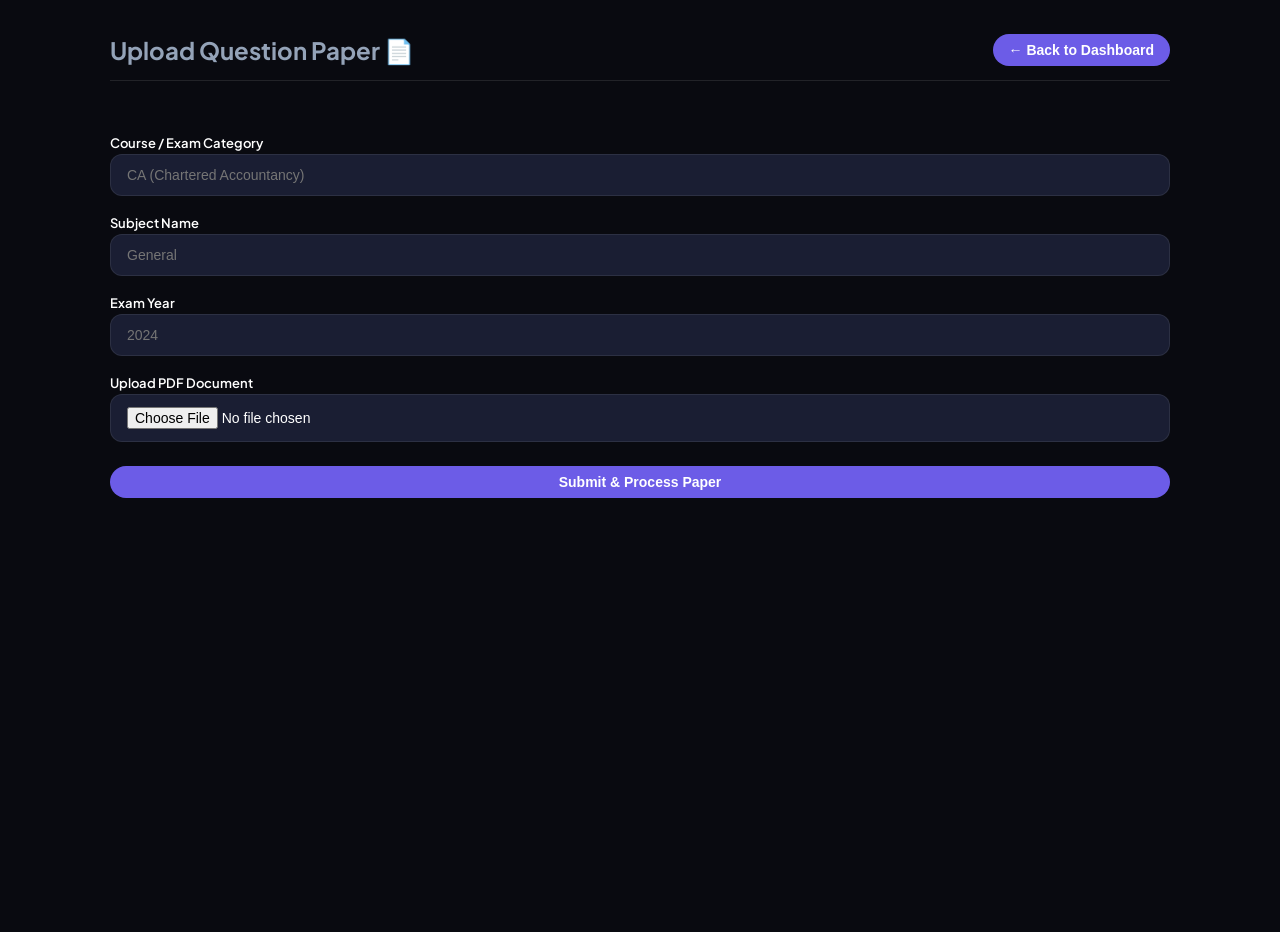
<file: templates/upload.html>
﻿<!DOCTYPE html>
<html lang="en">
<head>
    <meta charset="UTF-8">
    <meta name="viewport" content="width=device-width, initial-scale=1.0">
    <title>Upload Question Paper</title>
    <link rel="stylesheet" href="/static/css/styles.css">
</head>
<body>
    <div class="container">
        <!-- Clean Header Bar -->
        <div style="display: flex; justify-content: space-between; align-items: center; margin-bottom: 25px; padding-bottom: 12px; border-bottom: 1px solid rgba(255, 255, 255, 0.1);">
            <h2 style="margin: 0;">Upload Question Paper 📄</h2>
            <a href="/dashboard" style="text-decoration: none;">
                <button type="button" class="btn" style="padding: 8px 16px; cursor: pointer;">← Back to Dashboard</button>
            </a>
        </div>
        
        <!-- Clean Vertical Form -->
        <form id="uploadForm" onsubmit="handleUpload(event)">
            <div>
                <label>Course / Exam Category</label>
                <input type="text" name="category" placeholder="CA (Chartered Accountancy)" required>
            </div>
            <div>
                <label>Subject Name</label>
                <input type="text" name="subject" placeholder="General" required>
            </div>
            <div>
                <label>Exam Year</label>
                <input type="text" name="year" placeholder="2024" required>
            </div>
            <div>
                <label>Upload PDF Document</label>
                <input type="file" name="file" accept=".pdf, .png, .jpeg, .jpg" required>
            </div>
            <button type="submit" id="submitBtn" class="btn" style="margin-top: 10px;">Submit & Process Paper</button>
        </form>

        <!-- Results Section -->
        <div id="resultSection" style="margin-top: 30px; display: none;">
            <h3>Extracted Questions & AI Explanations</h3>
            <div id="questionsContainer"></div>
        </div>
    </div>

    <script src="/static/js/config.js"></script>
    <script src="/static/js/auth.js"></script>
    <script>
        async function handleUpload(event) {
            event.preventDefault();
            const formElement = document.getElementById('uploadForm');
            const formData = new FormData(formElement);
            
            const token = localStorage.getItem("dhyeya_token");

            if (!token) {
                alert('Session expired or not logged in! Please login again.');
                window.location.href = 'login.html';
                return;
            }

            const submitBtn = document.getElementById('submitBtn');
            submitBtn.disabled = true;
            submitBtn.innerText = 'Processing with AI... Please wait';

            try {
                const response = await fetch('/upload', {
                    method: 'POST',
                    headers: {
                        'Authorization': `Bearer ` + token
                    },
                    body: formData
                });

                if (response.ok) {
                    const questions = await response.json();
                    
                    formElement.style.display = 'none';
                    const resultSection = document.getElementById('resultSection');
                    const container = document.getElementById('questionsContainer');
                    resultSection.style.display = 'block';

                    container.innerHTML = '';

                    questions.forEach((q, index) => {
                        const card = document.createElement('div');
                        card.style.cssText = "background: #1e1e2f; padding: 25px; margin-bottom: 20px; border-radius: 10px; border: 1px solid #444; color: #fff; box-shadow: 0 4px 6px rgba(0,0,0,0.3); font-family: sans-serif;";
                        
                        card.innerHTML = `
                            <h3 style="color: #818cf8; margin-top: 0; border-bottom: 1px solid #444; padding-bottom: 10px;">Question ${index + 1}</h3>
                            
                            <div style="font-size: 1.05em; line-height: 1.6; margin-bottom: 15px; white-space: pre-line;">
                                <strong>Q:</strong> ${q.question_text || 'N/A'}
                            </div>
                            
                            <div style="background: #2a2a3c; padding: 15px; border-radius: 6px; margin-top: 15px;">
                                <p style="margin: 0 0 10px 0; color: #34d399;"><strong>💡 Explanation:</strong></p>
                                <div style="line-height: 1.6; color: #e2e8f0; white-space: pre-line;">${q.explanation || 'N/A'}</div>
                            </div>

                            <div style="margin-top: 15px;">
                                <p style="margin: 0; color: #fbbf24;"><strong>✅ Answer:</strong> ${q.answer || 'N/A'}</p>
                            </div>
                            
                            <div style="margin-top: 10px;">
                                <p style="margin: 0; color: #a78bfa;"><strong>📝 Short Notes:</strong> ${q.notes || 'N/A'}</p>
                            </div>
                        `;
                        container.appendChild(card);
                    });

                } else {
                    const err = await response.json();
                    const errorMsg = typeof err.detail === 'object' ? JSON.stringify(err.detail) : (err.detail || 'Upload failed');
                    alert('Upload failed: ' + errorMsg);
                    submitBtn.disabled = false;
                    submitBtn.innerText = 'Submit & Process Paper';
                }
            } catch (error) {
                console.error('Error:', error);
                alert('Something went wrong during upload.');
                submitBtn.disabled = false;
                submitBtn.innerText = 'Submit & Process Paper';
            }
        }
    </script>
</body>
</html>
</file>
<file: static/css/styles.css>
/* ==========================================================================
   DHYEYA AI EDTECH - MODERN PURPLE DARK THEME SYSTEM (FIXED DASHBOARD)
   ========================================================================== */

@import url('https://fonts.googleapis.com/css2?family=Plus+Jakarta+Sans:wght@400;500;600;700;800&display=swap');

:root {
    --primary: #6c5ce7;
    --primary-hover: #5b4bc4;
    --primary-gradient: linear-gradient(135deg, #6c5ce7 0%, #8c7ae6 100%);
    
    --bg-dark: #090a10;
    --card-bg: #121524;
    --input-bg: #1a1e33;
    
    --border: rgba(255, 255, 255, 0.08);
    --border-hover: rgba(108, 92, 231, 0.5);
    
    --text-white: #ffffff;
    --text-sub: #94a3b8;
    
    --radius-md: 12px;
    --radius-lg: 18px;
    --radius-pill: 50px;
    --transition: all 0.2s ease-in-out;
}

* {
    box-sizing: border-box;
    margin: 0;
    padding: 0;
}

body, body.dashboard-body {
    font-family: 'Plus Jakarta Sans', sans-serif;
    background-color: var(--bg-dark);
    color: var(--text-sub);
    line-height: 1.5;
    min-height: 100vh;
}

/* Base Links & Buttons */
a {
    color: var(--primary);
    text-decoration: none;
    transition: var(--transition);
}

a:hover {
    color: #a55eea;
}

button, .btn, .logout-btn {
    display: inline-flex;
    align-items: center;
    justify-content: center;
    background: var(--primary);
    color: var(--text-white) !important;
    border: none;
    border-radius: var(--radius-pill);
    padding: 8px 20px;
    font-size: 14px;
    font-weight: 600;
    cursor: pointer;
    text-decoration: none !important;
    transition: var(--transition);
}

button:hover, .btn:hover, .logout-btn:hover {
    background: var(--primary-hover);
    transform: translateY(-1px);
}

/* ==========================================================================
   HEADER & NAVBAR STYLING
   ========================================================================== */
header, header.dashboard-navbar {
    background: #111422 !important;
    border-bottom: 1px solid rgba(108, 92, 231, 0.2) !important;
    padding: 16px 50px !important;
    display: flex;
    justify-content: space-between;
    align-items: center;
    position: sticky;
    top: 0;
    z-index: 100;
}

header h1, .brand-title, .logo {
    font-size: 20px;
    font-weight: 800;
    color: var(--text-white);
    letter-spacing: -0.3px;
}

.logo span {
    color: var(--primary);
}

.nav-right, .nav-buttons {
    display: flex;
    align-items: center;
    gap: 16px;
}

.nav-btn {
    color: var(--text-sub);
    font-weight: 600;
    font-size: 14px;
}

.nav-btn:hover {
    color: var(--text-white);
}

/* ==========================================================================
   DASHBOARD WRAPPER & CARDS
   ========================================================================== */
.dashboard-wrapper, .container {
    max-width: 1100px;
    margin: 32px auto;
    padding: 0 20px;
    display: flex;
    flex-direction: column;
    gap: 24px;
}

/* Welcome Banner */
.dash-welcome h2, .welcome-banner h2 {
    font-size: 28px;
    font-weight: 800;
    color: var(--text-white);
    margin-bottom: 4px;
}

.dash-welcome p, .welcome-banner p {
    color: var(--text-sub);
    font-size: 14px;
}

.highlight-purple, .highlight {
    color: #8c7ae6;
}

/* Card Section Containers */
.dash-card, .card, .shadow-card {
    background: var(--card-bg) !important;
    border: 1px solid var(--border) !important;
    border-radius: 20px !important;
    padding: 24px !important;
    box-shadow: 0 10px 30px rgba(0,0,0,0.3) !important;
}

.dash-title, .card h2, .card h3 {
    color: var(--text-white);
    font-size: 18px;
    font-weight: 700;
    margin-bottom: 18px;
}

/* ==========================================================================
   STATS GRID (4 COLUMNS)
   ========================================================================== */
.stats-grid {
    display: grid !important;
    grid-template-columns: repeat(4, 1fr) !important;
    gap: 16px !important;
}

.stat-box, .stat-card {
    background: var(--input-bg) !important;
    border: 1px solid rgba(108, 92, 231, 0.2) !important;
    border-radius: 14px !important;
    padding: 16px 20px !important;
    display: flex;
    align-items: center;
    gap: 16px;
    transition: transform 0.2s ease, border-color 0.2s ease;
}

.stat-box:hover, .stat-card:hover {
    transform: translateY(-3px);
    border-color: var(--primary) !important;
}

.stat-box .icon, .stat-icon {
    font-size: 24px;
    background: rgba(108, 92, 231, 0.15);
    width: 46px;
    height: 46px;
    border-radius: 12px;
    display: flex;
    align-items: center;
    justify-content: center;
}

.stat-label, .stat-title {
    font-size: 12px;
    font-weight: 600;
    color: var(--text-sub);
    text-transform: uppercase;
    display: block;
    margin: 0;
}

.stat-num, .stat-value {
    font-size: 24px;
    font-weight: 800;
    color: var(--text-white);
    margin-top: 2px;
}

/* ==========================================================================
   UPLOADS GRID (2 COLUMNS)
   ========================================================================== */
.uploads-grid {
    display: grid !important;
    grid-template-columns: repeat(2, 1fr) !important;
    gap: 16px !important;
}

.upload-item, .upload-card {
    background: var(--input-bg) !important;
    border: 1px solid rgba(255, 255, 255, 0.05) !important;
    border-radius: 14px !important;
    padding: 16px !important;
    display: flex;
    gap: 14px;
    align-items: center;
    transition: var(--transition);
}

.upload-item:hover, .upload-card:hover {
    border-color: var(--border-hover) !important;
}

.doc-icon {
    font-size: 22px;
    background: rgba(108, 92, 231, 0.15);
    width: 44px;
    height: 44px;
    border-radius: 10px;
    display: flex;
    align-items: center;
    justify-content: center;
}

.upload-info h5, .upload-title {
    color: var(--text-white) !important;
    font-size: 14px;
    font-weight: 700 !important;
    margin-bottom: 2px;
}

.upload-info .meta, .upload-meta {
    color: #8c7ae6 !important;
    font-size: 12px;
    font-weight: 600;
}

.upload-info .time, .upload-date {
    font-size: 11px;
    color: var(--text-sub);
    margin-top: 4px;
}

/* ==========================================================================
   QUICK LINKS (4 COLUMNS)
   ========================================================================== */
.quick-links-grid, .quick-links {
    display: grid !important;
    grid-template-columns: repeat(4, 1fr) !important;
    gap: 16px !important;
}

.quick-link-item, .quick-links a, .quick-link-btn {
    background: var(--primary-gradient) !important;
    color: var(--text-white) !important;
    border-radius: 14px !important;
    padding: 14px !important;
    font-weight: 700 !important;
    font-size: 14px;
    display: flex !important;
    align-items: center;
    justify-content: center;
    gap: 8px;
    box-shadow: 0 4px 15px rgba(108, 92, 231, 0.3);
    transition: transform 0.2s ease;
    text-decoration: none !important;
}

.quick-link-item:hover, .quick-links a:hover, .quick-link-btn:hover {
    transform: translateY(-2px);
    background: linear-gradient(135deg, #7d6df3 0%, #6c5ce7 100%) !important;
}

/* ==========================================================================
   FORM INPUTS & CONTROLS
   ========================================================================== */
form {
    display: flex;
    flex-direction: column;
    gap: 14px;
}

label {
    font-size: 13px;
    font-weight: 600;
    color: var(--text-white);
}

input[type="text"],
input[type="password"],
input[type="email"],
input[type="file"],
textarea,
select {
    width: 100%;
    padding: 12px 16px;
    background: var(--input-bg);
    border: 1px solid var(--border);
    border-radius: var(--radius-md);
    color: var(--text-white);
    font-size: 14px;
    outline: none;
    transition: var(--transition);
}

input:focus, textarea:focus, select:focus {
    border-color: var(--primary);
}

/* Custom Scrollbars */
::-webkit-scrollbar {
    width: 6px;
}

::-webkit-scrollbar-track {
    background: rgba(255, 255, 255, 0.02);
    border-radius: 10px;
}

::-webkit-scrollbar-thumb {
    background: rgba(108, 92, 231, 0.5);
    border-radius: 10px;
}

/* Responsive Support */
@media (max-width: 900px) {
    .stats-grid, .quick-links-grid, .quick-links {
        grid-template-columns: repeat(2, 1fr) !important;
    }
    .uploads-grid {
        grid-template-columns: 1fr !important;
    }
}

/* ==========================================================================
   TEXTAREA & NOTES FORMATTING & TEXT WRAPPING FIX
   ========================================================================== */
textarea {
    white-space: pre-wrap !important;
    word-wrap: break-word !important;
    word-break: break-word !important;
    line-height: 1.6 !important;
    resize: vertical;
}

#noteList p {
    white-space: pre-wrap !important;
    word-wrap: break-word !important;
    word-break: break-word !important;
    line-height: 1.6 !important;
}
</file>
<file: static/css/landing.css>
@import url('https://fonts.googleapis.com/css2?family=Plus+Jakarta+Sans:wght@400;500;600;700;800&display=swap');

* {
    box-sizing: border-box;
    margin: 0;
    padding: 0;
    font-family: 'Plus Jakarta Sans', sans-serif;
}

body {
    background-color: #f8fafc;
    color: #334155;
    line-height: 1.5;
}

/* NAVBAR */
.navbar-landing {
    background: #ffffff;
    padding: 18px 80px;
    display: flex;
    justify-content: space-between;
    align-items: center;
    border-bottom: 1px solid #e2e8f0;
    position: sticky;
    top: 0;
    z-index: 1000;
}

.logo {
    font-size: 24px;
    font-weight: 800;
    color: #4f46e5;
    letter-spacing: -0.5px;
}

.nav-links a {
    margin: 0 16px;
    color: #64748b;
    font-weight: 600;
    font-size: 14px;
    text-decoration: none;
}

.nav-links a.active, .nav-links a:hover {
    color: #4f46e5;
}

.auth-btns {
    display: flex;
    gap: 12px;
}

.btn-login {
    background: #f1f5f9;
    color: #334155;
    padding: 10px 20px;
    border-radius: 8px;
    font-weight: 600;
    text-decoration: none;
}

.btn-signup {
    background: #6366f1;
    color: #ffffff;
    padding: 10px 20px;
    border-radius: 8px;
    font-weight: 600;
    text-decoration: none;
}

/* HERO SECTION */
.hero-section {
    display: grid;
    grid-template-columns: 1fr 1.1fr;
    padding: 80px;
    gap: 40px;
    align-items: center;
}

.badge {
    background: #e0e7ff;
    color: #4338ca;
    padding: 6px 14px;
    border-radius: 20px;
    font-size: 12px;
    font-weight: 700;
}

.hero-left h1 {
    font-size: 52px;
    font-weight: 800;
    color: #0f172a;
    line-height: 1.1;
    margin: 20px 0;
}

.highlight {
    color: #6366f1;
}

.hero-left p {
    color: #64748b;
    font-size: 15px;
    margin-bottom: 30px;
    max-width: 460px;
}

.hero-btns {
    display: flex;
    gap: 16px;
    margin-bottom: 40px;
}

.btn-primary {
    background: #6366f1;
    color: #fff;
    padding: 12px 24px;
    border-radius: 10px;
    font-weight: 700;
    text-decoration: none;
}

.btn-secondary {
    background: #fff;
    border: 1px solid #cbd5e1;
    color: #334155;
    padding: 12px 24px;
    border-radius: 10px;
    font-weight: 700;
    text-decoration: none;
}

.stats-counter {
    display: flex;
    gap: 40px;
}

.stats-counter h3 {
    font-size: 24px;
    color: #0f172a;
    font-weight: 800;
}

.stats-counter p {
    font-size: 12px;
    color: #94a3b8;
}

/* HERO DASHBOARD PREVIEW */
.dashboard-preview-card {
    background: #0b0f19;
    border-radius: 24px;
    padding: 32px;
    color: #fff;
    box-shadow: 0 25px 50px -12px rgba(0, 0, 0, 0.25);
}

.preview-header {
    display: flex;
    justify-content: space-between;
    align-items: center;
    margin-bottom: 24px;
}

.preview-header .tag {
    font-size: 10px;
    background: rgba(255,255,255,0.1);
    padding: 4px 10px;
    border-radius: 12px;
}

.preview-grid {
    display: grid;
    grid-template-columns: 1fr 1fr;
    gap: 16px;
    margin-bottom: 24px;
}

.p-card {
    background: #151c2e;
    padding: 18px;
    border-radius: 16px;
    border: 1px solid rgba(255,255,255,0.05);
}

.p-card span {
    font-size: 20px;
}

.p-card h3 {
    font-size: 26px;
    color: #fff;
    margin-top: 8px;
}

.p-card p {
    font-size: 11px;
    color: #94a3b8;
}

.progress-box {
    background: #151c2e;
    padding: 16px;
    border-radius: 14px;
}

.progress-title {
    display: flex;
    justify-content: space-between;
    font-size: 12px;
    color: #94a3b8;
    margin-bottom: 8px;
}

.progress-box .bar, .subject-item .bar {
    height: 8px;
    background: #232d45;
    border-radius: 10px;
    overflow: hidden;
}

.progress-box .fill, .subject-item .fill {
    height: 100%;
    background: linear-gradient(90deg, #6366f1, #818cf8);
}

/* FEATURES SECTION */
.features-section {
    padding: 80px;
    text-align: center;
}

.section-title h2 {
    font-size: 36px;
    font-weight: 800;
    color: #0f172a;
    margin: 8px 0;
}

.sub-tag {
    font-size: 11px;
    font-weight: 800;
    color: #6366f1;
    letter-spacing: 1.5px;
}

.section-title p {
    color: #64748b;
}

.features-grid {
    display: grid;
    grid-template-columns: repeat(3, 1fr);
    gap: 24px;
    margin-top: 48px;
}

.feature-card {
    background: #ffffff;
    border: 1px solid #e2e8f0;
    border-radius: 18px;
    padding: 32px 24px;
    text-align: left;
    transition: transform 0.2s ease;
}

.feature-card:hover {
    transform: translateY(-4px);
    box-shadow: 0 12px 30px rgba(0,0,0,0.05);
}

.feature-card .f-icon {
    font-size: 28px;
    background: #f1f5f9;
    width: 50px;
    height: 50px;
    display: flex;
    align-items: center;
    justify-content: center;
    border-radius: 12px;
    margin-bottom: 16px;
}

.feature-card h3 {
    color: #0f172a;
    font-size: 18px;
    margin-bottom: 8px;
}

.feature-card p {
    font-size: 13px;
    color: #64748b;
    margin-bottom: 20px;
}

.feature-card a {
    font-weight: 700;
    font-size: 13px;
    color: #6366f1;
    text-decoration: none;
}

/* CONCEPT SECTION */
.concept-section {
    background: #f1f5f9;
    padding: 80px;
    display: grid;
    grid-template-columns: 1fr 1fr;
    gap: 60px;
    align-items: center;
}

.check-list {
    list-style: none;
    margin-top: 20px;
}

.check-list li {
    margin-bottom: 12px;
    font-weight: 600;
    color: #334155;
    display: flex;
    align-items: center;
    gap: 10px;
}

.check {
    background: #e0e7ff;
    color: #4338ca;
    border-radius: 50%;
    width: 20px;
    height: 20px;
    display: inline-flex;
    align-items: center;
    justify-content: center;
    font-size: 12px;
}

.subjects-card {
    background: #ffffff;
    padding: 28px;
    border-radius: 20px;
    box-shadow: 0 10px 25px rgba(0,0,0,0.03);
}

.card-head {
    display: flex;
    justify-content: space-between;
    align-items: center;
    margin-bottom: 20px;
}

.card-head a {
    color: #6366f1;
    font-size: 12px;
    font-weight: 700;
    text-decoration: none;
}

.subject-item {
    margin-top: 18px;
}

.subject-item span {
    font-size: 13px;
    font-weight: 600;
    color: #334155;
}

/* PRACTICE SECTION */
.practice-section {
    padding: 80px;
    text-align: center;
}

.dark-cards-grid {
    display: grid;
    grid-template-columns: repeat(3, 1fr);
    gap: 24px;
    margin-top: 48px;
}

.dark-card {
    background: #0f172a;
    border-radius: 18px;
    padding: 32px;
    text-align: left;
    color: #fff;
    position: relative;
}

.dark-card span {
    font-size: 12px;
    color: #6366f1;
    font-weight: 800;
}

.dark-card h3 {
    font-size: 20px;
    margin: 12px 0 8px 0;
}

.dark-card p {
    font-size: 13px;
    color: #94a3b8;
    margin-bottom: 24px;
}

.dark-card a {
    color: #818cf8;
    font-size: 13px;
    font-weight: 700;
    text-decoration: none;
}

/* PERFORMANCE SECTION */
.performance-section {
    background: #090d16;
    padding: 80px;
    text-align: center;
}

.text-light h2 {
    color: #ffffff !important;
}

.highlight-purple {
    color: #818cf8;
}

.bottom-stats-grid {
    display: grid;
    grid-template-columns: repeat(4, 1fr);
    gap: 20px;
    margin-top: 48px;
}

.bottom-card {
    background: #151c2e;
    border: 1px solid rgba(255,255,255,0.05);
    border-radius: 14px;
    padding: 24px;
    text-align: left;
}

.bottom-card p {
    font-size: 12px;
    color: #94a3b8;
    margin-bottom: 6px;
}

.bottom-card h4 {
    color: #10b981;
    font-size: 15px;
}
</file>
